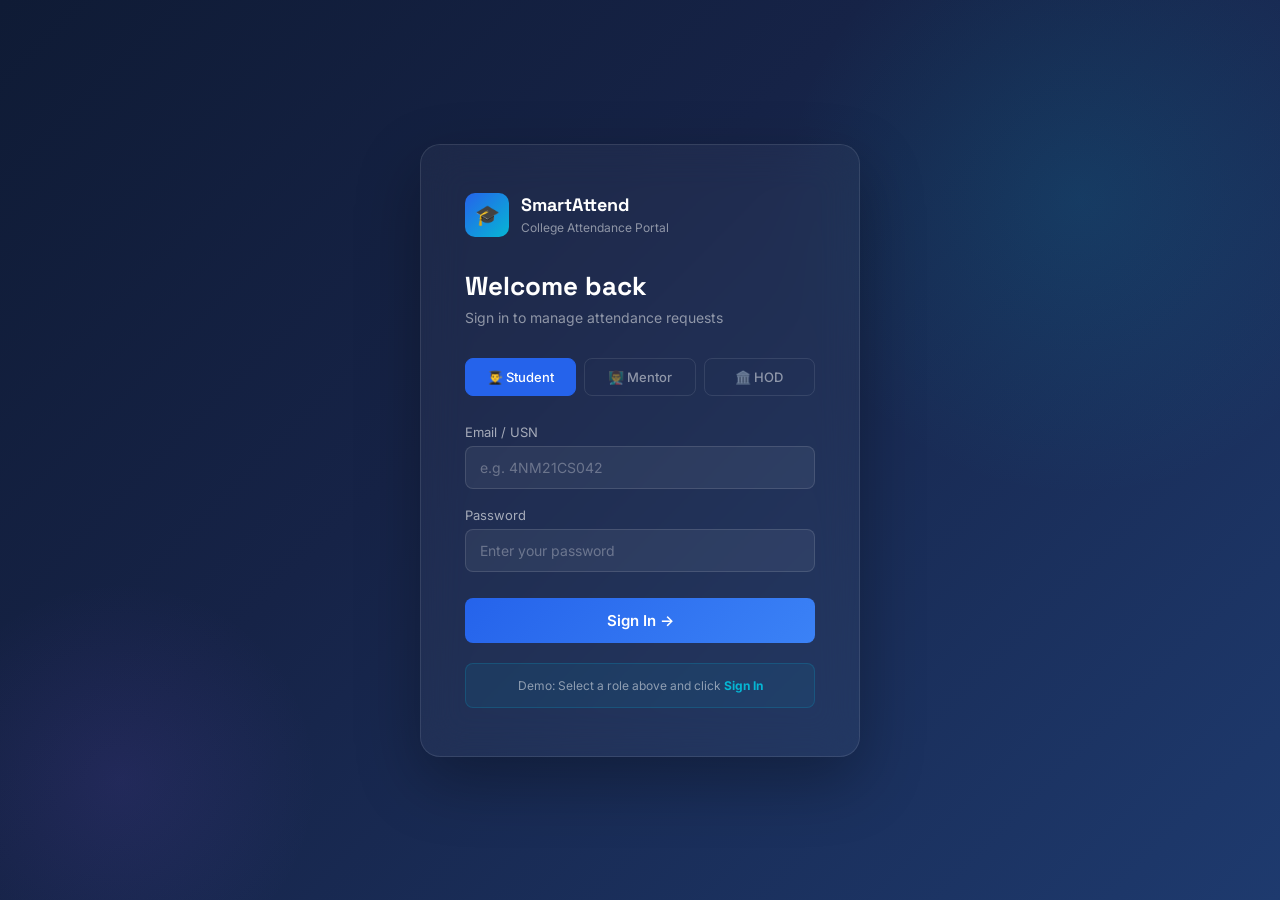
<file: index.html>
<!DOCTYPE html>
<html lang="en">
<head>
  <meta charset="UTF-8">
  <meta name="viewport" content="width=device-width, initial-scale=1.0">
  <title>SmartAttend – College Attendance Portal</title>

  <!-- Google Fonts -->
  <link href="https://fonts.googleapis.com/css2?family=Inter:wght@300;400;500;600;700&family=Space+Grotesk:wght@400;500;600;700&display=swap" rel="stylesheet">

  <!--
    ============================================================
    CSS FILES — load order matters
    1. variables.css  → design tokens + reset (must be first)
    2. layout.css     → sidebar, topbar, page shell
    3. components.css → cards, tables, badges, buttons, forms
    4. login.css      → login screen only
    ============================================================
  -->
  <link rel="stylesheet" href="css/variables.css">
  <link rel="stylesheet" href="css/layout.css">
  <link rel="stylesheet" href="css/components.css">
  <link rel="stylesheet" href="css/login.css">
</head>
<body>
  

  <!-- ============================================================
       SCREEN 1: LOGIN
       Source: pages are self-contained, login styles in login.css
       JS: auth.js → selectRole(), doLogin()
       ============================================================ -->
  <div id="loginScreen" class="screen active">
    <div class="login-card">

      <div class="login-logo">
        <div class="login-logo-icon">🎓</div>
        <div class="login-logo-text">
          <strong>SmartAttend</strong>
          <span>College Attendance Portal</span>
        </div>
      </div>

      <h2>Welcome back</h2>
      <p>Sign in to manage attendance requests</p>

      <!-- Role selector — calls selectRole() in auth.js -->
      <div class="role-tabs">
        <button class="role-tab active" onclick="selectRole('student', this)">👨‍🎓 Student</button>
        <button class="role-tab"        onclick="selectRole('mentor',  this)">👨‍🏫 Mentor</button>
        <button class="role-tab"        onclick="selectRole('hod',     this)">🏛️ HOD</button>
      </div>

      <div class="form-group">
        <label>Email / USN</label>
        <input type="text" id="loginUser" value="" placeholder="e.g. 4NM21CS042">
      </div>
      <div class="form-group">
        <label>Password</label>
        <input type="password" id="loginPass" value="" placeholder="Enter your password">
      </div>

      <!-- doLogin() is in auth.js -->
      <button class="btn-login" onclick="doLogin()">Sign In →</button>

      <div class="login-demo">
        <p>Demo: Select a role above and click <strong>Sign In</strong></p>
      </div>

    </div>
  </div>


  <!-- ============================================================
       SCREEN 2: APP SHELL
       Contains sidebar + topbar + all role pages
       ============================================================ -->
  <div id="appScreen" class="screen">

    <!-- ── Sidebar (components/sidebar.html) ── -->
    <aside class="sidebar" id="sidebar">
      <div class="sidebar-logo">
        <div class="sidebar-logo-icon">🎓</div>
        <div class="sidebar-logo-text">SmartAttend <span>College Portal</span></div>
      </div>
      <div class="sidebar-role-badge">
        <div class="role-avatar student" id="sidebarAvatar">S</div>
        <div>
          <span id="sidebarName">Arjun Kumar</span>
          <small id="sidebarRole">Student · CSE</small>
        </div>
      </div>
      <nav class="sidebar-nav" id="sidebarNav"></nav>
      <div class="sidebar-footer">
        <button class="btn-logout" onclick="doLogout()">⬅ Sign Out</button>
      </div>
    </aside>

    <!-- ── Main Content ── -->
    <div class="main-content">

      <!-- Topbar (components/topbar.html) -->
      <header class="topbar">
        <div class="topbar-left">
          <h2 id="topbarTitle">Dashboard</h2>
          <p id="topbarSub">Academic Year 2024–25 · Semester 6</p>
        </div>
        <div class="topbar-right">
          <div class="topbar-notif" onclick="showPage('notifications')">
            🔔<span class="notif-dot"></span>
          </div>
          <div style="font-size:13px; color:var(--text-muted);" id="topbarDate"></div>
        </div>
      </header>

      <!-- ==================================================
           STUDENT PAGES
           ================================================== -->

      <!-- pages/student/dashboard.html -->
      <div class="page" id="page-dashboard">
        <div class="breadcrumb">Home › <span>Dashboard</span></div>
        <div class="stats-grid">
          <div class="stat-card"><div class="stat-icon blue">📋</div><div><div class="stat-val" id="statTotalRequests">—</div><div class="stat-lbl">Total Requests</div></div></div>
          <div class="stat-card"><div class="stat-icon green">✅</div><div><div class="stat-val" id="statApproved">—</div><div class="stat-lbl">Approved</div></div></div>
          <div class="stat-card"><div class="stat-icon yellow">⏳</div><div><div class="stat-val" id="statPending">—</div><div class="stat-lbl">Pending</div></div></div>
          <div class="stat-card"><div class="stat-icon purple">📤</div><div><div class="stat-val" id="statProofRequired">—</div><div class="stat-lbl">Proof Required</div></div></div>
          <div class="stat-card"><div class="stat-icon cyan">🎯</div><div><div class="stat-val" id="statClassesProtected">—</div><div class="stat-lbl">Classes Protected</div></div></div>
        </div>
        <div class="two-col">
          <div class="card">
            <div class="card-header"><h3>Recent Requests</h3><button class="btn btn-primary btn-sm" onclick="showPage('apply-leave')">+ New Request</button></div>
            <div class="card-body">
              <table>
                <thead><tr><th>REQ ID</th><th>DATES</th><th>REASON</th><th>STATUS</th></tr></thead>
                <tbody id="recentRequestsBody">
                  <tr><td colspan="4" style="text-align:center;color:var(--text-muted);">Loading…</td></tr>
                </tbody>
              </table>
            </div>
          </div>
          <div class="card">
            <div class="card-header"><h3>Quick Actions</h3></div>
            <div style="padding:18px;display:flex;flex-direction:column;gap:10px;">
              <button class="btn btn-primary" style="justify-content:center;" onclick="showPage('apply-leave')">📝 Apply for Leave</button>
              <button class="btn btn-outline" style="justify-content:center;" onclick="showPage('upload-proof')">📎 Upload Event Proof</button>
              <button class="btn btn-outline" style="justify-content:center;" onclick="showPage('track-status')">🔍 Track Request Status</button>
              <button class="btn btn-outline" style="justify-content:center;" onclick="showPage('notifications')">🔔 View Notifications</button>
            </div>
          </div>
        </div>
      </div>

      <!-- pages/student/apply-leave.html -->
      <div class="page" id="page-apply-leave">
        <div class="breadcrumb">Home › <span>Apply Leave</span></div>
        <div class="info-box blue"><span class="info-box-icon">ℹ️</span><div>Submit your leave request <strong>before</strong> the event with a permission letter. You'll upload proof after the event to complete verification.</div></div>
        <div class="form-section">
          <div class="form-section-title">👤 Student Details</div>
          <div class="form-row">
            <div class="form-group-light"><label>Student Full Name *</label><input type="text" id="applyStudentName" value="" readonly style="background:#F1F5F9;color:var(--text-muted);cursor:not-allowed;"></div>
            <div class="form-group-light"><label>USN *</label><input type="text" id="applyStudentUSN" value="" readonly style="background:#F1F5F9;color:var(--text-muted);cursor:not-allowed;"></div>
          </div>
          <div class="form-row">
            <div class="form-group-light"><label>Assigned Mentor (auto-filled)</label><input type="text" id="applyMentorName" value="" readonly style="background:#F1F5F9;color:var(--text-muted);cursor:not-allowed;"></div>
            <div class="form-group-light"><label>Mentor Email (auto-filled)</label><input type="email" id="applyMentorEmail" value="" readonly style="background:#F1F5F9;color:var(--text-muted);cursor:not-allowed;"></div>
          </div>
          <div class="form-row three">
            <div class="form-group-light"><label>Branch</label><input type="text" id="applyDept" value="" readonly style="background:#F1F5F9;color:var(--text-muted);cursor:not-allowed;"></div>
            <div class="form-group-light"><label>Semester</label><input type="text" id="applySemester" value="" readonly style="background:#F1F5F9;color:var(--text-muted);cursor:not-allowed;"></div>
            <div class="form-group-light"><label>Section</label><input type="text" id="applySection" value="" readonly style="background:#F1F5F9;color:var(--text-muted);cursor:not-allowed;"></div>
          </div>
        </div>
        <div class="form-section">
          <div class="form-section-title">📅 Leave Details</div>
          <div class="form-row">
            <div class="form-group-light"><label>Leave Start Date *</label><input type="date" id="leaveStart"></div>
            <div class="form-group-light"><label>Leave End Date *</label><input type="date" id="leaveEnd"></div>
          </div>
          <div class="form-row">
            <div class="form-group-light"><label>Reason / Event Name *</label><input type="text" id="leaveReason" placeholder="e.g. National Hackathon 2024"></div>
            <div class="form-group-light"><label>Leave Category</label><select id="leaveCategory"><option value="hackathon">Hackathon / Tech Event</option><option value="sports_cultural">Sports / Cultural Event</option><option value="medical">Medical Emergency</option><option value="personal">Personal Emergency</option><option value="intercollege">Inter-college Event</option><option value="other">Other</option></select></div>
          </div>
          <div class="form-group-light"><label>Additional Details</label><textarea rows="3" id="leaveDescription" placeholder="Describe briefly..." style="width:100%;padding:10px 13px;border:1px solid var(--border);border-radius:8px;font-size:13.5px;font-family:'Inter',sans-serif;resize:vertical;background:var(--surface2);outline:none;"></textarea></div>
        </div>
        <div class="form-section">
          <div class="form-section-title">📚 Subject-wise Absence Details<button class="btn btn-accent btn-sm" style="margin-left:auto;" onclick="addSubjectRow()">+ Add Subject</button></div>
          <div class="info-box yellow" style="margin-bottom:12px;"><span class="info-box-icon">💡</span><div>List each class missed — one row per subject per day. Faculty will be notified automatically.</div></div>
          <div id="subjectList">
            <div class="subject-row" id="subj-1">
              <span class="subject-row-num">Subject 1</span>
              <div class="form-row three" style="margin-top:10px;">
                <div class="form-group-light"><label>Subject Name *</label><input type="text" class="subj-name" placeholder="e.g. Machine Learning"></div>
                <div class="form-group-light"><label>Faculty Email *</label><input type="email" class="subj-email" placeholder="faculty@college.edu"></div>
                <div class="form-group-light"><label>Class Date *</label><input type="date" class="subj-date"></div>
              </div>
            </div>
          </div>
        </div>
        <div class="form-section">
          <div class="form-section-title">📎 Permission Letter Upload</div>
          <div class="file-upload-zone" onclick="simulateUpload(this,'perm')">
            <div class="upload-icon">📄</div>
            <p><strong>Click to upload</strong> or drag & drop</p>
            <p style="margin-top:4px;">PDF, JPG, PNG · Max 5MB</p>
          </div>
        </div>
        <div class="text-right">
          <button class="btn btn-outline" style="margin-right:10px;">Save as Draft</button>
          <button class="btn btn-primary" onclick="submitLeave()">Submit Request →</button>
        </div>
      </div>

      <!-- pages/student/upload-proof.html -->
      <div class="page" id="page-upload-proof">
        <div class="breadcrumb">Home › <span>Upload Proof</span></div>
        <div class="info-box green"><span class="info-box-icon">✅</span><div>Your leave was provisionally approved. Upload event proof within <strong>3 days</strong> of return.</div></div>
        <div class="card" style="margin-bottom:20px;">
          <div class="card-header"><h3>Select Approved Request</h3></div>
          <div style="padding:18px;">
            <div class="form-group-light">
              <label>Choose a request awaiting proof upload</label>
              <select id="uploadReqId" style="width:100%;padding:10px 13px;border:1px solid var(--border);border-radius:8px;font-size:13.5px;font-family:'Inter',sans-serif;outline:none;">
                <option value="">Loading…</option>
              </select>
            </div>
          </div>
        </div>
        <div class="form-section">
          <div class="form-section-title">📸 Upload Event Proof</div>
          <div class="two-col">
            <div>
              <div class="form-group-light" style="margin-bottom:14px;"><label>Proof Type</label><select id="proofType"><option value="certificate">Participation Certificate</option><option value="id_card">Event ID Card</option><option value="medical_certificate">Medical Certificate</option><option value="doctor_letter">Doctor's Letter</option></select></div>
              <div class="form-group-light" style="margin-bottom:14px;"><label>Description</label><textarea rows="3" id="proofDescription" placeholder="Brief note..." style="width:100%;padding:10px 13px;border:1px solid var(--border);border-radius:8px;font-size:13.5px;font-family:'Inter',sans-serif;resize:none;background:var(--surface2);outline:none;"></textarea></div>
              <div class="file-upload-zone" onclick="simulateUpload(this,'proof')"><div class="upload-icon">📸</div><p><strong>Upload proof document</strong></p><p style="margin-top:4px;">PDF, JPG, PNG · Max 10MB</p></div>
            </div>
            <div style="background:linear-gradient(135deg,rgba(139,92,246,0.05),rgba(6,182,212,0.05));border:1px solid rgba(139,92,246,0.2);border-radius:var(--radius);padding:20px;">
              <h4 style="font-size:14px;margin-bottom:14px;">Tips</h4>
              <p style="font-size:13px;color:var(--text-muted);">Select your approved request above, choose the proof type, add an optional description, then upload your document (PDF/JPG/PNG, max 10MB). Your mentor and HOD will be notified to verify it.</p>
            </div>
          </div>
        </div>
        <div class="text-right mt-16"><button class="btn btn-primary" onclick="uploadProof()">Submit Proof →</button></div>
      </div>

      <!-- pages/student/track-status.html -->
      <div class="page" id="page-track-status">
        <div class="breadcrumb">Home › <span>Track Status</span></div>
        <div class="two-col" style="margin-bottom:20px;">
          <div class="card">
            <div class="card-header"><h3>Select Request</h3></div>
            <div style="padding:14px 18px;"><div style="display:flex;flex-direction:column;gap:8px;">
              <div onclick="selectTrack(this,'#SA-2024')" class="track-req-item" style="padding:12px 14px;border-radius:8px;border:1px solid var(--border);cursor:pointer;">
                <strong>Loading requests…</strong>
              </div>
            </div></div>
          </div>
          <div class="card">
            <div class="card-header"><h3>Workflow — <span id="trackReqId">#SA-2024</span></h3></div>
            <div style="padding:20px;">
              <div class="workflow-steps" id="workflowViz"></div>
              <div class="timeline mt-16" id="trackTimeline"></div>
            </div>
          </div>
        </div>
        <div class="card">
          <div class="card-header"><h3>All Requests — Overview</h3></div>
          <div class="card-body">
            <table><thead><tr><th>REQ ID</th><th>DATES</th><th>REASON</th><th>SUBJECTS</th><th>MENTOR</th><th>HOD</th><th>PROOF</th><th>ATTENDANCE</th></tr></thead>
            <tbody id="overviewBody">
              <tr><td colspan="8" style="text-align:center;color:var(--text-muted);">Loading…</td></tr>
            </tbody></table>
          </div>
        </div>
      </div>

      <!-- ==================================================
           MENTOR PAGE
           pages/mentor/mentor-dashboard.html
           ================================================== -->
      <div class="page" id="page-mentor-dashboard">
        <div class="breadcrumb">Mentor Portal › <span>Dashboard</span></div>
        <div class="stats-grid">
          <div class="stat-card"><div class="stat-icon yellow">⏳</div><div><div class="stat-val" id="mentorStatPending">—</div><div class="stat-lbl">Pending Reviews</div></div></div>
          <div class="stat-card"><div class="stat-icon green">✅</div><div><div class="stat-val" id="mentorStatApproved">—</div><div class="stat-lbl">Approved (Total)</div></div></div>
          <div class="stat-card"><div class="stat-icon red">❌</div><div><div class="stat-val" id="mentorStatRejected">—</div><div class="stat-lbl">Rejected</div></div></div>
          <div class="stat-card"><div class="stat-icon purple">📸</div><div><div class="stat-val" id="mentorStatProofs">—</div><div class="stat-lbl">Proofs to Verify</div></div></div>
        </div>
        <div class="card" style="margin-bottom:22px;">
          <div class="card-header"><h3>⏳ Pending Leave Requests</h3><span class="badge pending" style="font-size:13px;padding:5px 12px;" id="mentorPendingCount">Pending</span></div>
          <div class="card-body"><table>
            <thead><tr><th>REQ ID</th><th>STUDENT</th><th>USN</th><th>DATES</th><th>REASON</th><th>SUBJECTS</th><th>PERMISSION</th><th>ACTION</th></tr></thead>
            <tbody id="mentorPendingBody">
              <tr><td colspan="8" style="text-align:center;color:var(--text-muted);">Loading…</td></tr>
            </tbody>
          </table></div>
        </div>
        <div class="card">
          <div class="card-header"><h3>📸 Proof Verification</h3><span class="badge uploaded" style="font-size:13px;padding:5px 12px;" id="mentorProofCount">To Verify</span></div>
          <div class="card-body"><table>
            <thead><tr><th>REQ ID</th><th>STUDENT</th><th>PROOF TYPE</th><th>REASON</th><th>UPLOADED</th><th>DOCUMENT</th><th>ACTION</th></tr></thead>
            <tbody id="mentorProofBody">
              <tr><td colspan="7" style="text-align:center;color:var(--text-muted);">Loading…</td></tr>
            </tbody>
          </table></div>
        </div>
      </div>

      <!-- ==================================================
           HOD PAGE
           pages/hod/hod-dashboard.html
           ================================================== -->
      <div class="page" id="page-hod-dashboard">
        <div class="breadcrumb">HOD Portal › <span>Dashboard</span></div>
        <div class="stats-grid">
          <div class="stat-card"><div class="stat-icon yellow">⏳</div><div><div class="stat-val" id="hodStatAwaiting">—</div><div class="stat-lbl">Awaiting HOD Review</div></div></div>
          <div class="stat-card"><div class="stat-icon green">✅</div><div><div class="stat-val" id="hodStatApproved">—</div><div class="stat-lbl">Approved (Total)</div></div></div>
          <div class="stat-card"><div class="stat-icon purple">📸</div><div><div class="stat-val" id="hodStatProofs">—</div><div class="stat-lbl">Proofs to Verify</div></div></div>
          <div class="stat-card"><div class="stat-icon cyan">📊</div><div><div class="stat-val" id="hodStatRate">—</div><div class="stat-lbl">Approval Rate</div></div></div>
        </div>
        <div class="card" style="margin-bottom:22px;">
          <div class="card-header"><h3>⏳ Mentor-Approved — Awaiting HOD Decision</h3><span class="badge hod-pending" style="font-size:13px;padding:5px 12px;" id="hodPendingCount">Pending</span></div>
          <div class="card-body"><table>
            <thead><tr><th>REQ ID</th><th>STUDENT</th><th>USN</th><th>DATES</th><th>REASON</th><th>MENTOR STATUS</th><th>PERMISSION</th><th>ACTION</th></tr></thead>
            <tbody id="hodPendingBody">
              <tr><td colspan="8" style="text-align:center;color:var(--text-muted);">Loading…</td></tr>
            </tbody>
          </table></div>
        </div>
        <div class="card">
          <div class="card-header"><h3>📸 Final Proof Verification (HOD)</h3><span class="badge uploaded" style="font-size:13px;padding:5px 12px;" id="hodProofCount">To Verify</span></div>
          <div class="card-body"><table>
            <thead><tr><th>REQ ID</th><th>STUDENT</th><th>PROOF TYPE</th><th>REASON</th><th>UPLOADED</th><th>DOCUMENT</th><th>ACTION</th></tr></thead>
            <tbody id="hodProofBody">
              <tr><td colspan="7" style="text-align:center;color:var(--text-muted);">Loading…</td></tr>
            </tbody>
          </table></div>
        </div>
      </div>

      <!-- ==================================================
           NOTIFICATIONS PAGE (shared by all roles)
           pages/notifications.html
           ================================================== -->
      <div class="page" id="page-notifications">
        <div class="breadcrumb">Home › <span>Notifications</span></div>
        <div class="card">
          <div class="card-header"><h3>🔔 All Notifications</h3><button class="btn btn-outline btn-sm" onclick="markAllNotificationsRead()">Mark all read</button></div>
          <div id="notificationsList">
            <p style="color:var(--text-muted);text-align:center;padding:20px;">Loading…</p>
          </div>
        </div>
      </div>

    </div><!-- end .main-content -->

    <!-- ── Shared Modals (components/modals.html) ── -->
    <div class="modal-overlay" id="docModal">
      <div class="modal">
        <button class="modal-close" onclick="closeModal('docModal')">✕</button>
        <h3>📄 Permission Letter</h3>
        <div id="docPreview" style="background:var(--bg);border-radius:10px;padding:32px;text-align:center;border:1px solid var(--border);">
          <div style="font-size:48px;margin-bottom:12px;">📄</div>
          <div>Click "View" on a request to preview its document here.</div>
        </div>
        <div class="modal-actions" style="margin-top:16px;"><button class="btn btn-outline" onclick="closeModal('docModal')">Close</button></div>
      </div>
    </div>

    <div class="modal-overlay" id="proofModal">
      <div class="modal">
        <button class="modal-close" onclick="closeModal('proofModal')">✕</button>
        <h3>🖼 Event Proof Document</h3>
        <div id="proofPreview" style="background:var(--bg);border-radius:10px;padding:32px;text-align:center;border:1px solid var(--border);">
          <div style="font-size:48px;margin-bottom:12px;">🖼</div>
          <div>Click "View Proof" on a request to preview it here.</div>
        </div>
        <div class="modal-actions" style="margin-top:16px;"><button class="btn btn-outline" onclick="closeModal('proofModal')">Close</button></div>
      </div>
    </div>

    <div class="modal-overlay" id="rejectModal">
      <div class="modal">
        <button class="modal-close" onclick="closeModal('rejectModal')">✕</button>
        <h3>✗ Reject Request</h3><p>Provide a reason so the student can take corrective action.</p>
        <div class="form-group-light" style="margin-bottom:16px;"><label>Rejection Reason *</label>
          <select id="rejectReason" style="width:100%;padding:10px 13px;border:1px solid var(--border);border-radius:8px;font-size:13.5px;font-family:'Inter',sans-serif;outline:none;">
            <option>Permission letter unclear or incomplete</option>
            <option>Event details not matching</option>
            <option>Already marked present in records</option>
            <option>Insufficient documentation</option>
            <option>Request submitted after event</option>
            <option>Other</option>
          </select>
        </div>
        <div class="form-group-light"><label>Additional Comments</label>
          <textarea rows="3" placeholder="Optional guidance for the student..." style="width:100%;padding:10px 13px;border:1px solid var(--border);border-radius:8px;font-size:13.5px;font-family:'Inter',sans-serif;resize:none;outline:none;"></textarea>
        </div>
        <div class="modal-actions">
          <button class="btn btn-outline" onclick="closeModal('rejectModal')">Cancel</button>
          <button class="btn btn-danger"  onclick="confirmReject()">Confirm Rejection</button>
        </div>
      </div>
    </div>

    <!-- Toast (components/toast.html) -->
    <div class="toast" id="toast">
      <span class="toast-icon" id="toastIcon">✅</span>
      <span id="toastMsg">Action completed</span>
    </div>

  </div><!-- end #appScreen -->


  <!--
    ============================================================
    JAVASCRIPT FILES — load order matters
    1. auth.js         → login/logout/nav (needs roleConfigs first)
    2. navigation.js   → showPage() used by all other JS
    3. leave-form.js   → subject rows, file upload, submit
    4. track-status.js → timeline rendering, trackData
    5. approvals.js    → approve/reject/verify (needs rejectTarget)
    6. modals-toast.js → modal open/close, showToast
    ============================================================
  -->
  <script src="js/auth.js"></script>
  <script src="js/navigation.js"></script>
  <script src="js/leave-form.js"></script>
  <script src="js/track-status.js"></script>
  <script src="js/approvals.js"></script>
  <script src="js/modals-toast.js"></script>

</body>
</html>
</file>
<file: css/variables.css>
/* ============================================================
   variables.css
   Global CSS custom properties (design tokens) + reset
   Used by: ALL pages via index.html <link>
   ============================================================ */

:root {
  /* --- Color Palette --- */
  --navy:        #0F1B35;
  --navy-mid:    #1A2D52;
  --blue:        #2563EB;
  --blue-light:  #3B82F6;
  --accent:      #06B6D4;
  --accent2:     #8B5CF6;
  --success:     #10B981;
  --warning:     #F59E0B;
  --danger:      #EF4444;

  /* --- Surface Colors --- */
  --bg:          #F0F4FA;
  --surface:     #FFFFFF;
  --surface2:    #F8FAFD;
  --border:      #E2E8F4;

  /* --- Text Colors --- */
  --text:        #0F1B35;
  --text-muted:  #64748B;
  --text-light:  #94A3B8;

  /* --- Layout --- */
  --sidebar-w:   240px;

  /* --- Shape --- */
  --radius:      12px;
  --radius-sm:   8px;

  /* --- Shadows --- */
  --shadow:      0 1px 3px rgba(15,27,53,0.08), 0 4px 16px rgba(15,27,53,0.06);
  --shadow-lg:   0 8px 32px rgba(15,27,53,0.12);
}

/* --- Reset --- */
* { box-sizing: border-box; margin: 0; padding: 0; }

body {
  font-family: 'Inter', sans-serif;
  background: var(--bg);
  color: var(--text);
  min-height: 100vh;
}

h1, h2, h3, h4 {
  font-family: 'Space Grotesk', sans-serif;
}
</file>
<file: css/layout.css>
/* ============================================================
   layout.css
   App shell: sidebar, topbar, main content area
   Used by: all pages EXCEPT login.html
   ============================================================ */

/* --- Screen toggle --- */
.screen { display: none; min-height: 100vh; }
.screen.active { display: flex; }

#appScreen { flex-direction: row; }

/* =====================
   SIDEBAR
   ===================== */
.sidebar {
  width: var(--sidebar-w);
  background: var(--navy);
  min-height: 100vh;
  display: flex;
  flex-direction: column;
  position: fixed;
  left: 0; top: 0; bottom: 0;
  z-index: 100;
  transition: transform .3s;
}

.sidebar-logo {
  padding: 22px 20px 18px;
  display: flex;
  align-items: center;
  gap: 10px;
  border-bottom: 1px solid rgba(255,255,255,0.07);
}

.sidebar-logo-icon {
  width: 36px; height: 36px;
  border-radius: 8px;
  background: linear-gradient(135deg, var(--blue), var(--accent));
  display: flex; align-items: center; justify-content: center;
  font-size: 16px;
}

.sidebar-logo-text {
  color: #fff;
  font-family: 'Space Grotesk', sans-serif;
  font-size: 15px;
  font-weight: 700;
}

.sidebar-logo-text span {
  display: block;
  font-size: 11px;
  color: rgba(255,255,255,0.4);
  font-weight: 400;
  font-family: 'Inter', sans-serif;
}

/* Role badge below logo */
.sidebar-role-badge {
  margin: 14px 16px;
  padding: 8px 12px;
  border-radius: 8px;
  background: rgba(255,255,255,0.05);
  border: 1px solid rgba(255,255,255,0.08);
  display: flex;
  align-items: center;
  gap: 8px;
}

.role-avatar {
  width: 28px; height: 28px;
  border-radius: 50%;
  font-size: 12px; font-weight: 600;
  display: flex; align-items: center; justify-content: center;
  color: #fff;
}
.role-avatar.student { background: linear-gradient(135deg, var(--blue), var(--accent)); }
.role-avatar.mentor  { background: linear-gradient(135deg, var(--success), #059669); }
.role-avatar.hod     { background: linear-gradient(135deg, var(--accent2), #7C3AED); }

.sidebar-role-badge span { color: #fff; font-size: 12px; font-weight: 500; }
.sidebar-role-badge small { display: block; color: rgba(255,255,255,0.4); font-size: 11px; }

/* Navigation links */
.sidebar-nav { padding: 8px 0; flex: 1; overflow-y: auto; }

.nav-section-label {
  padding: 10px 20px 4px;
  font-size: 10px; font-weight: 600;
  letter-spacing: 1.2px;
  color: rgba(255,255,255,0.25);
  text-transform: uppercase;
}

.nav-item {
  display: flex;
  align-items: center;
  gap: 10px;
  padding: 10px 20px;
  color: rgba(255,255,255,0.5);
  font-size: 13.5px;
  cursor: pointer;
  border-left: 3px solid transparent;
  transition: all .15s;
  border-radius: 0 8px 8px 0;
  margin: 1px 8px 1px 0;
}

.nav-item:hover  { background: rgba(255,255,255,0.05); color: rgba(255,255,255,0.85); }
.nav-item.active { background: rgba(37,99,235,0.2); border-left-color: var(--blue); color: #fff; }

.nav-item .nav-icon { font-size: 16px; width: 20px; text-align: center; }
.nav-item .badge {
  margin-left: auto;
  background: var(--danger); color: #fff;
  font-size: 10px; padding: 2px 6px;
  border-radius: 10px; font-weight: 600;
}

/* Sign out button */
.sidebar-footer {
  padding: 16px;
  border-top: 1px solid rgba(255,255,255,0.07);
}

.btn-logout {
  width: 100%; padding: 9px;
  background: rgba(239,68,68,0.1);
  color: #ef8888;
  border: 1px solid rgba(239,68,68,0.2);
  border-radius: 8px; font-size: 13px;
  cursor: pointer; font-family: 'Inter', sans-serif;
  transition: all .2s;
}
.btn-logout:hover { background: rgba(239,68,68,0.2); }

/* =====================
   TOPBAR
   ===================== */
.main-content {
  margin-left: var(--sidebar-w);
  flex: 1;
  min-height: 100vh;
}

.topbar {
  background: var(--surface);
  border-bottom: 1px solid var(--border);
  padding: 0 28px;
  height: 62px;
  display: flex;
  align-items: center;
  justify-content: space-between;
  position: sticky; top: 0; z-index: 50;
}

.topbar-left h2 { font-size: 17px; font-weight: 600; }
.topbar-left p  { font-size: 12px; color: var(--text-muted); margin-top: 1px; }

.topbar-right { display: flex; align-items: center; gap: 12px; }

.topbar-notif {
  width: 36px; height: 36px;
  border-radius: 8px;
  background: var(--bg);
  border: 1px solid var(--border);
  display: flex; align-items: center; justify-content: center;
  cursor: pointer; position: relative; font-size: 16px;
}

.notif-dot {
  position: absolute; top: 6px; right: 6px;
  width: 8px; height: 8px;
  background: var(--danger);
  border-radius: 50%;
  border: 2px solid white;
}

/* =====================
   PAGE CONTAINER
   ===================== */
.page { padding: 28px; display: none; }
.page.active { display: block; }

.breadcrumb {
  font-size: 12px;
  color: var(--text-muted);
  margin-bottom: 18px;
  display: flex;
  align-items: center;
  gap: 6px;
}
.breadcrumb span { color: var(--text); font-weight: 500; }
</file>
<file: css/components.css>
/* ============================================================
   components.css
   Reusable UI components: cards, tables, badges, buttons,
   forms, modals, toasts, timeline, workflow steps
   Used by: ALL pages
   ============================================================ */

/* =====================
   STAT CARDS
   ===================== */
.stats-grid {
  display: grid;
  grid-template-columns: repeat(auto-fit, minmax(200px, 1fr));
  gap: 16px;
  margin-bottom: 24px;
}

.stat-card {
  background: var(--surface);
  border-radius: var(--radius);
  padding: 20px;
  border: 1px solid var(--border);
  box-shadow: var(--shadow);
  display: flex;
  align-items: center;
  gap: 16px;
}

.stat-icon {
  width: 48px; height: 48px;
  border-radius: 10px;
  display: flex; align-items: center; justify-content: center;
  font-size: 22px; flex-shrink: 0;
}
.stat-icon.blue   { background: rgba(37,99,235,0.1); }
.stat-icon.green  { background: rgba(16,185,129,0.1); }
.stat-icon.yellow { background: rgba(245,158,11,0.1); }
.stat-icon.purple { background: rgba(139,92,246,0.1); }
.stat-icon.cyan   { background: rgba(6,182,212,0.1); }
.stat-icon.red    { background: rgba(239,68,68,0.1); }

.stat-val { font-size: 26px; font-weight: 700; font-family: 'Space Grotesk', sans-serif; }
.stat-lbl { font-size: 12px; color: var(--text-muted); margin-top: 2px; }

/* =====================
   ATTENDANCE METER CARD
   ===================== */
.attendance-card {
  background: linear-gradient(135deg, var(--navy) 0%, var(--navy-mid) 100%);
  border-radius: var(--radius);
  padding: 24px;
  color: #fff;
  margin-bottom: 24px;
  display: flex;
  align-items: center;
  justify-content: space-between;
  flex-wrap: wrap;
  gap: 20px;
}

.attendance-card h3 { font-size: 14px; color: rgba(255,255,255,0.5); font-weight: 400; margin-bottom: 4px; }
.att-big { font-size: 48px; font-weight: 700; font-family: 'Space Grotesk', sans-serif; }
.att-big span { font-size: 20px; }

.att-bar-wrap { flex: 1; min-width: 200px; }
.att-bar-labels { display: flex; justify-content: space-between; font-size: 11px; color: rgba(255,255,255,0.4); margin-bottom: 6px; }
.att-bar { height: 8px; background: rgba(255,255,255,0.1); border-radius: 4px; overflow: hidden; }
.att-bar-fill { height: 100%; background: linear-gradient(90deg, var(--success), var(--accent)); border-radius: 4px; width: 82%; }

.att-zone-labels { display: flex; gap: 16px; margin-top: 10px; flex-wrap: wrap; }
.att-zone { font-size: 11px; display: flex; align-items: center; gap: 4px; }
.att-zone::before { content: ''; width: 8px; height: 8px; border-radius: 2px; display: inline-block; }
.att-zone.safe::before    { background: var(--success); }
.att-zone.caution::before { background: var(--warning); }
.att-zone.danger::before  { background: var(--danger); }

/* =====================
   CARD (generic)
   ===================== */
.card {
  background: var(--surface);
  border-radius: var(--radius);
  border: 1px solid var(--border);
  box-shadow: var(--shadow);
}

.card-header {
  padding: 18px 22px;
  border-bottom: 1px solid var(--border);
  display: flex; align-items: center; justify-content: space-between;
  flex-wrap: wrap; gap: 10px;
}
.card-header h3 { font-size: 15px; font-weight: 600; }

.card-body { padding: 0; overflow-x: auto; }

/* =====================
   TABLES
   ===================== */
table  { width: 100%; border-collapse: collapse; }
th {
  padding: 11px 18px; text-align: left;
  font-size: 11px; font-weight: 600;
  letter-spacing: 0.5px; text-transform: uppercase;
  color: var(--text-muted);
  background: var(--surface2);
  border-bottom: 1px solid var(--border);
}
td {
  padding: 13px 18px;
  font-size: 13.5px;
  border-bottom: 1px solid #F1F5FD;
  vertical-align: middle;
}
tr:last-child td { border-bottom: none; }
tr:hover td { background: #F8FAFF; }

/* =====================
   STATUS BADGES
   ===================== */
.badge {
  padding: 4px 10px;
  border-radius: 20px;
  font-size: 11px; font-weight: 600;
  display: inline-flex; align-items: center; gap: 4px;
}
.badge::before {
  content: ''; width: 6px; height: 6px;
  border-radius: 50%; display: inline-block;
}

.badge.pending    { background: #FEF3C7; color: #92400E; }
.badge.pending::before { background: var(--warning); }

.badge.approved   { background: #D1FAE5; color: #065F46; }
.badge.approved::before { background: var(--success); }

.badge.rejected   { background: #FEE2E2; color: #991B1B; }
.badge.rejected::before { background: var(--danger); }

.badge.uploaded   { background: #EDE9FE; color: #5B21B6; }
.badge.uploaded::before { background: var(--accent2); }

.badge.verified   { background: #CFFAFE; color: #164E63; }
.badge.verified::before { background: var(--accent); }

.badge.updated    { background: #D1FAE5; color: #065F46; }
.badge.updated::before { background: var(--success); }

.badge.hod-pending { background: #FEF3C7; color: #92400E; }
.badge.hod-pending::before { background: var(--warning); }

/* =====================
   BUTTONS
   ===================== */
.btn {
  padding: 8px 16px; border-radius: 7px;
  font-size: 13px; font-weight: 500;
  cursor: pointer; border: none;
  font-family: 'Inter', sans-serif;
  transition: all .15s;
  display: inline-flex; align-items: center; gap: 6px;
}
.btn-primary { background: var(--blue); color: #fff; }
.btn-primary:hover { background: #1D4ED8; }

.btn-success { background: var(--success); color: #fff; }
.btn-success:hover { background: #059669; }

.btn-danger  { background: var(--danger); color: #fff; }
.btn-danger:hover  { background: #DC2626; }

.btn-outline { background: transparent; border: 1px solid var(--border); color: var(--text); }
.btn-outline:hover { background: var(--bg); }

.btn-accent  { background: var(--accent); color: #fff; }
.btn-accent:hover  { background: #0891B2; }

.btn-purple  { background: var(--accent2); color: #fff; }

.btn-sm { padding: 6px 12px; font-size: 12px; }

/* =====================
   FORMS
   ===================== */
.form-section {
  background: var(--surface);
  border-radius: var(--radius);
  border: 1px solid var(--border);
  padding: 24px;
  margin-bottom: 20px;
}

.form-section-title {
  font-size: 14px; font-weight: 600;
  margin-bottom: 18px;
  padding-bottom: 12px;
  border-bottom: 1px solid var(--border);
  display: flex; align-items: center; gap: 8px;
}

.form-row {
  display: grid;
  grid-template-columns: 1fr 1fr;
  gap: 16px;
  margin-bottom: 16px;
}
.form-row.three { grid-template-columns: 1fr 1fr 1fr; }

.form-group-light label {
  display: block;
  font-size: 12.5px; font-weight: 500;
  color: var(--text-muted);
  margin-bottom: 6px;
}

.form-group-light input,
.form-group-light select,
.form-group-light textarea {
  width: 100%;
  padding: 10px 13px;
  border: 1px solid var(--border);
  border-radius: 8px;
  font-size: 13.5px;
  font-family: 'Inter', sans-serif;
  color: var(--text);
  background: var(--surface2);
  outline: none;
  transition: border-color .15s;
}

.form-group-light input:focus,
.form-group-light select:focus { border-color: var(--blue); background: #fff; }

/* File upload drop zone */
.file-upload-zone {
  border: 2px dashed var(--border);
  border-radius: 10px;
  padding: 28px;
  text-align: center;
  cursor: pointer;
  transition: all .2s;
  background: var(--surface2);
}
.file-upload-zone:hover { border-color: var(--blue); background: rgba(37,99,235,0.02); }
.file-upload-zone .upload-icon { font-size: 32px; margin-bottom: 8px; }
.file-upload-zone p { font-size: 13px; color: var(--text-muted); }
.file-upload-zone strong { color: var(--blue); }

/* Dynamic subject rows */
.subject-row {
  background: var(--surface2);
  border: 1px solid var(--border);
  border-radius: 10px;
  padding: 16px;
  margin-bottom: 12px;
  position: relative;
}
.subject-row-num {
  position: absolute; top: -10px; left: 14px;
  background: var(--blue); color: #fff;
  font-size: 10px; font-weight: 700;
  padding: 2px 8px; border-radius: 10px;
}
.remove-subject {
  position: absolute; top: 12px; right: 12px;
  width: 24px; height: 24px; border-radius: 50%;
  background: rgba(239,68,68,0.1); color: var(--danger);
  border: none; cursor: pointer; font-size: 14px;
  display: flex; align-items: center; justify-content: center;
}

/* =====================
   INFO BOXES
   ===================== */
.info-box {
  padding: 14px 16px; border-radius: 8px;
  font-size: 13px;
  display: flex; gap: 10px; align-items: flex-start;
  margin-bottom: 16px;
}
.info-box.blue   { background: rgba(37,99,235,0.06); border: 1px solid rgba(37,99,235,0.18); color: #1E3A8A; }
.info-box.yellow { background: #FFFBEB; border: 1px solid #FDE68A; color: #78350F; }
.info-box.green  { background: #F0FDF4; border: 1px solid #86EFAC; color: #166534; }
.info-box-icon   { font-size: 16px; flex-shrink: 0; margin-top: 1px; }

/* =====================
   TIMELINE
   ===================== */
.timeline { padding: 8px 0; }

.timeline-item {
  display: flex; gap: 14px;
  margin-bottom: 0;
  position: relative;
}

.timeline-item::before {
  content: '';
  position: absolute; left: 14px; top: 28px; bottom: -4px;
  width: 2px; background: var(--border);
}
.timeline-item:last-child::before { display: none; }

.timeline-dot {
  width: 30px; height: 30px; border-radius: 50%;
  flex-shrink: 0;
  display: flex; align-items: center; justify-content: center;
  font-size: 13px; margin-top: 2px;
  border: 2px solid transparent;
  position: relative; z-index: 1;
}
.timeline-dot.done        { background: var(--success); color: #fff; border-color: var(--success); }
.timeline-dot.active-step { background: var(--blue);    color: #fff; border-color: var(--blue); animation: pulse 1.5s infinite; }
.timeline-dot.waiting     { background: var(--surface2); color: var(--text-light); border-color: var(--border); }

@keyframes pulse {
  0%, 100% { box-shadow: 0 0 0 0 rgba(37,99,235,0.4); }
  50%       { box-shadow: 0 0 0 6px rgba(37,99,235,0); }
}

.timeline-content { padding-bottom: 20px; }
.timeline-content h4 { font-size: 13.5px; font-weight: 600; }
.timeline-content p  { font-size: 12px; color: var(--text-muted); margin-top: 2px; }

/* =====================
   WORKFLOW STEPS (top bar)
   ===================== */
.workflow-steps {
  display: flex; align-items: center; gap: 0;
  overflow-x: auto; padding: 8px 0;
}

.wf-step {
  display: flex; flex-direction: column;
  align-items: center; gap: 6px;
  min-width: 90px; flex-shrink: 0;
}

.wf-circle {
  width: 40px; height: 40px; border-radius: 50%;
  background: var(--surface2); border: 2px solid var(--border);
  display: flex; align-items: center; justify-content: center;
  font-size: 16px; transition: all .3s;
}
.wf-circle.done    { background: var(--success); border-color: var(--success); }
.wf-circle.current { background: var(--blue);    border-color: var(--blue); }

.wf-label {
  font-size: 10px; color: var(--text-muted);
  text-align: center; max-width: 80px; line-height: 1.3;
}

.wf-arrow {
  color: var(--border); font-size: 18px;
  flex-shrink: 0; margin: 0 2px; padding-bottom: 16px;
}

/* =====================
   MODAL
   ===================== */
.modal-overlay {
  display: none;
  position: fixed; inset: 0;
  background: rgba(15,27,53,0.6);
  backdrop-filter: blur(4px);
  z-index: 500;
  align-items: center; justify-content: center;
}
.modal-overlay.open { display: flex; }

.modal {
  background: var(--surface);
  border-radius: 16px;
  padding: 28px;
  max-width: 520px; width: 90%;
  box-shadow: var(--shadow-lg);
  position: relative;
}
.modal h3 { font-size: 18px; margin-bottom: 6px; }
.modal p  { font-size: 13.5px; color: var(--text-muted); margin-bottom: 22px; }
.modal-actions { display: flex; gap: 10px; justify-content: flex-end; }
.modal-close {
  position: absolute; top: 18px; right: 18px;
  background: none; border: none;
  font-size: 18px; cursor: pointer; color: var(--text-muted);
}

/* =====================
   TOAST NOTIFICATION
   ===================== */
.toast {
  position: fixed; bottom: 28px; right: 28px;
  background: var(--navy); color: #fff;
  padding: 14px 20px;
  border-radius: 10px;
  font-size: 13.5px; z-index: 900;
  box-shadow: var(--shadow-lg);
  display: flex; align-items: center; gap: 10px;
  transform: translateY(80px); transition: transform .3s;
  max-width: 320px;
}
.toast.show { transform: translateY(0); }
.toast-icon { font-size: 18px; }

/* =====================
   NOTIFICATIONS LIST
   ===================== */
.notif-item {
  display: flex; gap: 12px;
  padding: 14px 22px;
  border-bottom: 1px solid var(--border);
}
.notif-item:last-child { border-bottom: none; }

.notif-item-icon {
  width: 36px; height: 36px; border-radius: 8px;
  display: flex; align-items: center; justify-content: center;
  font-size: 16px; flex-shrink: 0;
}
.notif-item-icon.blue   { background: rgba(37,99,235,0.1); }
.notif-item-icon.green  { background: rgba(16,185,129,0.1); }
.notif-item-icon.yellow { background: rgba(245,158,11,0.1); }

.notif-text strong { display: block; font-size: 13px; }
.notif-text p      { font-size: 12px; color: var(--text-muted); margin-top: 2px; }

.notif-time {
  font-size: 11px; color: var(--text-light);
  margin-left: auto; white-space: nowrap; margin-top: 2px;
}

/* =====================
   UTILITY HELPERS
   ===================== */
.two-col   { display: grid; grid-template-columns: 1fr 1fr; gap: 20px; }
.three-col { display: grid; grid-template-columns: 1fr 1fr 1fr; gap: 16px; }
.flex-gap  { display: flex; gap: 8px; flex-wrap: wrap; }
.text-right { text-align: right; }
.mt-16 { margin-top: 16px; }
.mt-24 { margin-top: 24px; }

/* =====================
   RESPONSIVE
   ===================== */
@media (max-width: 900px) {
  .two-col, .three-col { grid-template-columns: 1fr; }
  .form-row.three { grid-template-columns: 1fr; }
}
@media (max-width: 700px) {
  .form-row  { grid-template-columns: 1fr; }
  .stats-grid { grid-template-columns: 1fr 1fr; }
}
</file>
<file: css/login.css>
/* ============================================================
   login.css
   Styles only for the login screen
   Used by: login.html
   ============================================================ */

#loginScreen {
  background: linear-gradient(135deg, var(--navy) 0%, #162347 40%, #1E3A6E 100%);
  align-items: center;
  justify-content: center;
  position: relative;
  overflow: hidden;
}

/* Decorative background blobs */
#loginScreen::before {
  content: '';
  position: absolute; width: 600px; height: 600px;
  border-radius: 50%;
  background: radial-gradient(circle, rgba(6,182,212,0.12) 0%, transparent 70%);
  top: -100px; right: -100px;
}
#loginScreen::after {
  content: '';
  position: absolute; width: 400px; height: 400px;
  border-radius: 50%;
  background: radial-gradient(circle, rgba(139,92,246,0.1) 0%, transparent 70%);
  bottom: -80px; left: -80px;
}

/* ---- Login Card ---- */
.login-card {
  background: rgba(255,255,255,0.04);
  backdrop-filter: blur(20px);
  border: 1px solid rgba(255,255,255,0.10);
  border-radius: 20px;
  padding: 48px 44px;
  width: 440px;
  position: relative; z-index: 1;
  box-shadow: 0 24px 64px rgba(0,0,0,0.3);
}

/* ---- Logo ---- */
.login-logo { display: flex; align-items: center; gap: 12px; margin-bottom: 32px; }

.login-logo-icon {
  width: 44px; height: 44px; border-radius: 10px;
  background: linear-gradient(135deg, var(--blue), var(--accent));
  display: flex; align-items: center; justify-content: center;
  font-size: 20px;
}

.login-logo-text { color: #fff; }
.login-logo-text strong {
  display: block;
  font-family: 'Space Grotesk', sans-serif;
  font-size: 18px; font-weight: 700;
}
.login-logo-text span { font-size: 12px; color: rgba(255,255,255,0.5); }

.login-card h2 { color: #fff; font-size: 26px; margin-bottom: 6px; }
.login-card > p { color: rgba(255,255,255,0.5); font-size: 14px; margin-bottom: 32px; }

/* ---- Role Tab Switcher ---- */
.role-tabs {
  display: grid;
  grid-template-columns: repeat(3, 1fr);
  gap: 8px;
  margin-bottom: 28px;
}

.role-tab {
  padding: 10px; border-radius: 8px;
  border: 1px solid rgba(255,255,255,0.1);
  background: transparent;
  color: rgba(255,255,255,0.5);
  font-size: 13px; font-weight: 500;
  cursor: pointer; transition: all .2s;
  font-family: 'Inter', sans-serif;
}
.role-tab.active { background: var(--blue); border-color: var(--blue); color: #fff; }

/* ---- Input Fields ---- */
.form-group { margin-bottom: 18px; }

.form-group label {
  display: block;
  color: rgba(255,255,255,0.6);
  font-size: 13px; margin-bottom: 6px;
}

.form-group input,
.form-group select {
  width: 100%; padding: 12px 14px;
  border-radius: 8px;
  border: 1px solid rgba(255,255,255,0.12);
  background: rgba(255,255,255,0.06);
  color: #fff; font-size: 14px;
  font-family: 'Inter', sans-serif;
  outline: none; transition: border-color .2s;
}
.form-group input::placeholder { color: rgba(255,255,255,0.3); }
.form-group input:focus { border-color: var(--accent); }

/* ---- Sign In Button ---- */
.btn-login {
  width: 100%; padding: 13px;
  background: linear-gradient(135deg, var(--blue), var(--blue-light));
  color: #fff; border: none; border-radius: 8px;
  font-size: 15px; font-weight: 600;
  cursor: pointer; transition: all .2s;
  font-family: 'Inter', sans-serif;
  margin-top: 8px;
}
.btn-login:hover { transform: translateY(-1px); box-shadow: 0 6px 20px rgba(37,99,235,0.4); }

/* ---- Demo hint box ---- */
.login-demo {
  margin-top: 20px; padding: 14px;
  background: rgba(6,182,212,0.08);
  border-radius: 8px;
  border: 1px solid rgba(6,182,212,0.2);
}
.login-demo p { color: rgba(255,255,255,0.5); font-size: 12px; text-align: center; }
.login-demo strong { color: var(--accent); }
</file>
